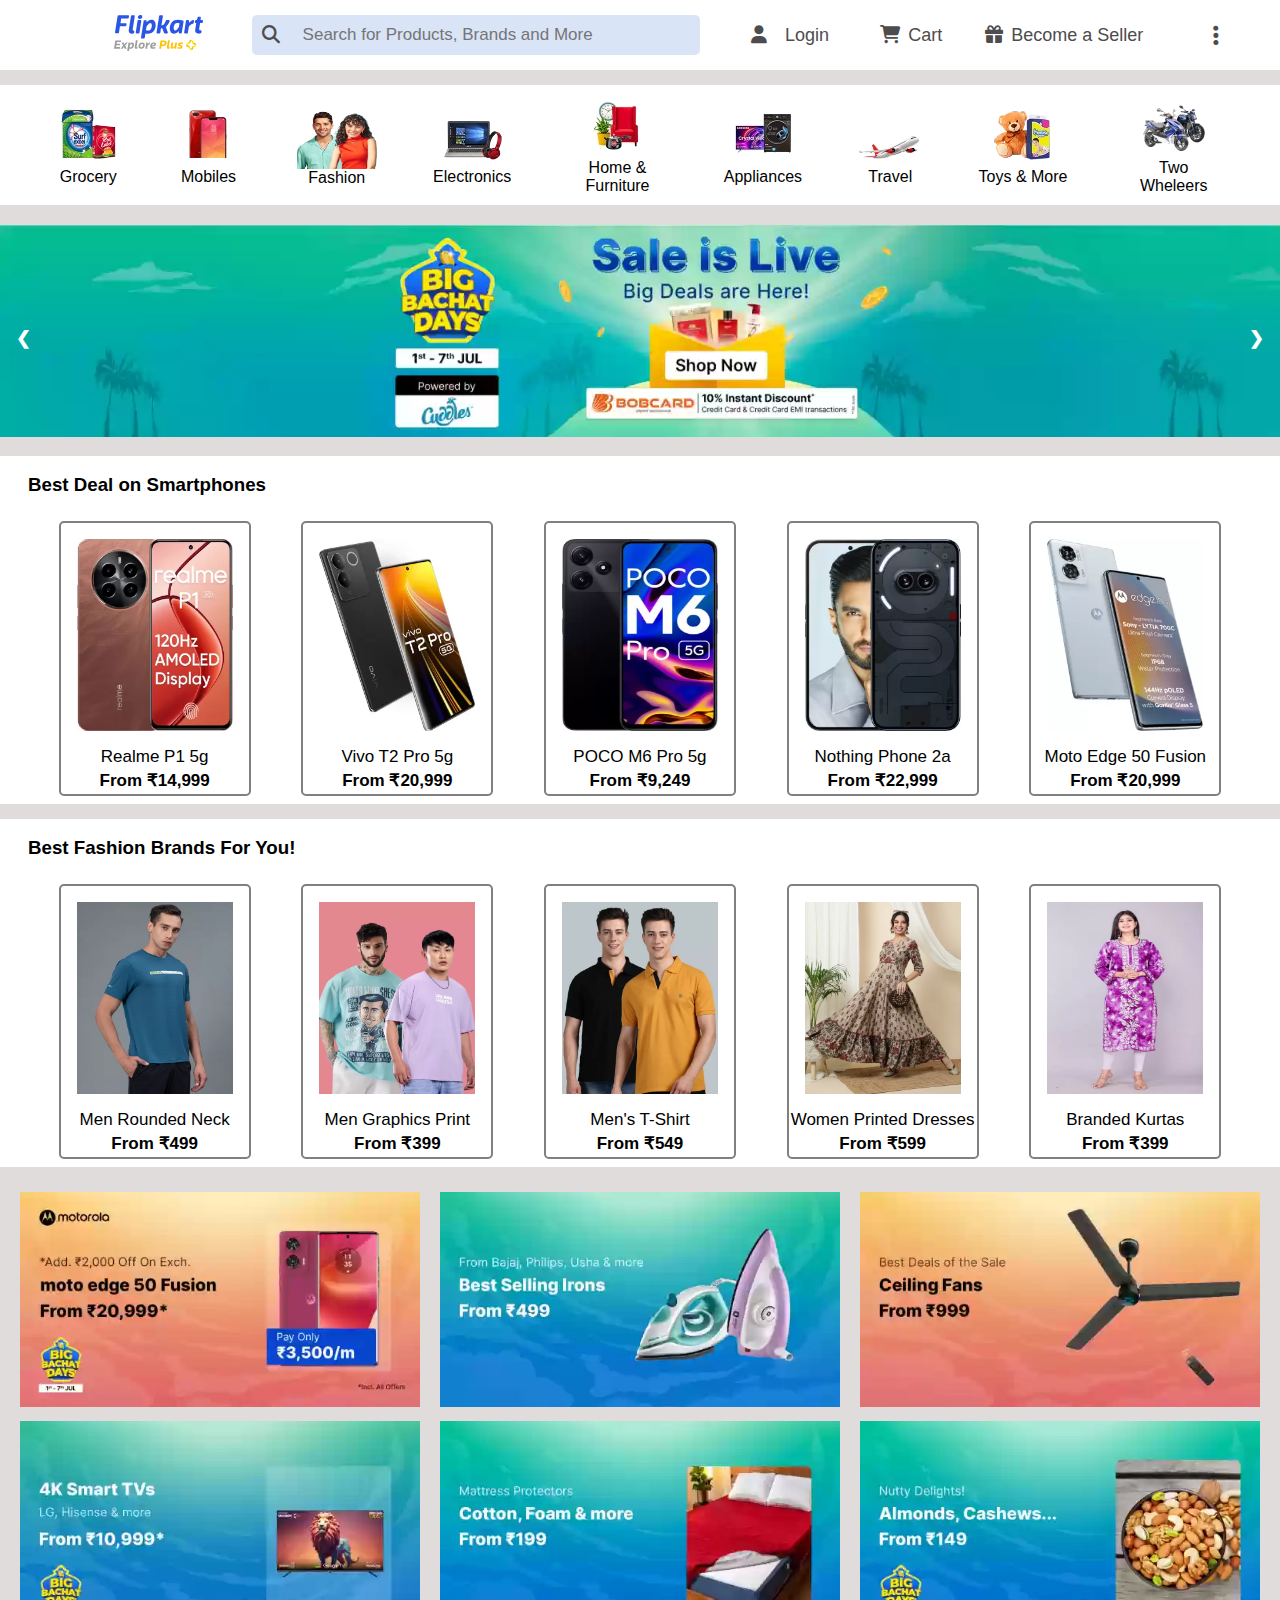
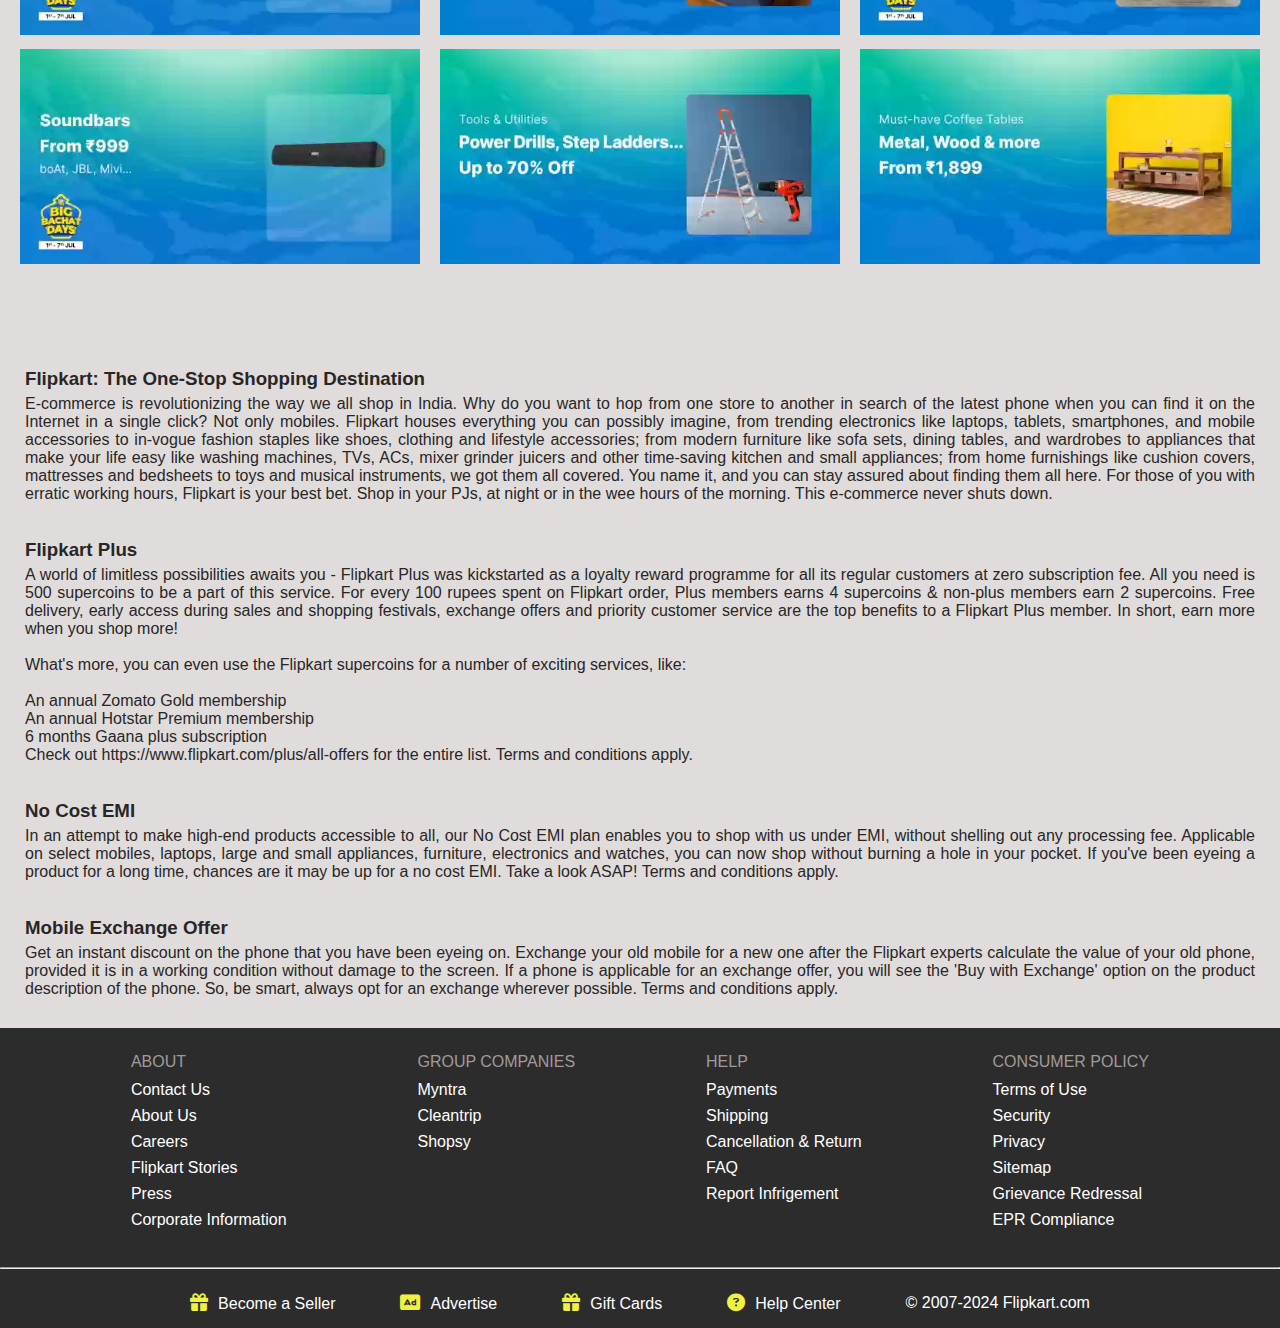
<file: index.html>
<!DOCTYPE html>
<html lang="en">
  <head>
    <meta charset="UTF-8" />
    <meta name="viewport" content="width=device-width, initial-scale=1.0" />
    <link rel="icon" href="https://static-assets-web.flixcart.com/batman-returns/batman-returns/p/images/logo_lite-cbb357.png" type="image/png">
    <title>Flipkart</title>
    <!-- Font Awesome cdn -->
    <link rel="stylesheet" href="https://cdnjs.cloudflare.com/ajax/libs/font-awesome/6.5.2/css/all.min.css" />
    <!-- custom css file -->
    <link rel="stylesheet" href="style.css" />
  </head>
  <body>
    <div class="container">
    <!-- Start Header section -->
    <header>
      <div class="header-section">
        <div class="menu">
          <i class="fa-solid fa-bars"></i>
        </div>

        <div class="logo">
          <img src="images/Flipkart-icon.svg" alt="" />
        </div>

        <div class="searchbar">
          <i class="fa-solid fa-magnifying-glass"></i>
          <input  type="text" placeholder="Search for Products, Brands and More"  />
        </div>

          <div class="login">
            <i class="fa-solid fa-user"></i>
            <p>Login</p>

            <div class="dropdown">
              <div class="signin">
                <p>New Customer?</p>
                <p>Sign in</p>
              </div>
              <hr>
              <div><i class="fa-solid fa-user"></i>My Profile</div>
              <div><i class="fa-solid fa-plus"></i>Flipkart Plus Zone</div>
              <div><i class="fa-brands fa-first-order"></i>Order</div>
              <div><i class="fa-regular fa-heart"></i>Whislist</div>
              <div><i class="fa-solid fa-gift"></i>Rewards</div>
              <div><i class="fa-solid fa-gifts"></i>Gift Card</div>
            </div>
          </div>

          <div class="btns">
            <a href="cart.html"><i class="fa-solid fa-cart-shopping"></i>Cart</a>
            <a href="#"><i class="fa-solid fa-gift"></i>Become a Seller</a>
          </div>
          
          <div class="help-link">
            <i id="help-link-menu" class="fa-solid fa-ellipsis-vertical"></i>
            
            <div class="box">
              <div><i class="fa-solid fa-bell"></i>Notification</div>
              <div><i class="fa-solid fa-headphones"></i>24/7 Customer Care </div>
              <div><i class="fa-solid fa-arrow-trend-up"></i>Advertise</div>
              <div><i class="fa-solid fa-download"></i>Download</div>
            </div>
          </div>
        </div>
      </header>
      <!-- End Header section -->

      
      <!-- List start -->
      <section>
        <div class="items">

          <div class="box">
            <div class="img">
              <img src="images/grocery.webp" >
            </div>
            <div class="text">
              <p>Grocery</p>
            </div>
          </div>

          <div class="box">
            <div class="img">
              <img src="images/mobiles.webp" >
            </div>
            <div class="text">
              <p>Mobiles</p>
          </div>
        </div>

          <div class="box">
            <div class="img">
              <img src="images/fashion.webp" width="80" height="65">
            </div>
            <div class="text">
              <p>Fashion</p>  
            </div>
          </div>

          <div class="box">
            <div class="img">
              <img src="images/electronics.webp" >
            </div>
            <div class="text">
              <p>Electronics</p>
            </div>
          </div>

          <div class="box">
            <div class="img">
              <img src="images/home & furniture.webp" >
            </div>
            <div class="text">
              <p>Home & Furniture</p>
            </div>
          </div>
          
          <div class="box">
            <div class="img">
              <img src="images/appliances.jpg" >
            </div>
            <div class="text">
              <p>Appliances</p>
            </div>
          </div>
          
          <div class="box">
            <div class="img">
              <img src="images/travel.webp" >
            </div>
            <div class="text">
              <p>Travel</p>
            </div>
          </div>
          
          <div class="box">
            <div class="img">
              <img src="images/toys.webp" >
            </div>
            <div class="text">
              <p>Toys & More</p>
            </div>
          </div>
          
          <div class="box">
            <div class="img">
              <img src="images/bikes.webp" >
            </div>
            <div class="text">
              <p>Two Wheleers</p>
            </div>
          </div>
        </section>
        <!-- List End -->

        <!-- Image slider start -->
      <div class="slideshow-container">

        <div class="mySlides fade">
          <img src="images/slide-1.webp" style="width:100%">
        </div>
      
        <div class="mySlides fade">
          <img src="images/slide-2.webp" style="width:100%">
        </div>
      
        <div class="mySlides fade">
          <img src="images/slide-3.webp" style="width:100%">
        </div>
      
        <!-- Next and previous buttons -->
        <a class="prev" onclick="plusSlides(-1)">&#10094;</a>
        <a class="next" onclick="plusSlides(1)">&#10095;</a>
      </div>
      
      <!-- Image slider end -->
      

        <!-- Smartphone section start -->
        <section>
          <div class="best-deal">
            <div class="heading">
              <h3>Best Deal on Smartphones</h3>
        </div>
        <div class="cards">

          <div class="card">
            <div class="card-img">
              <a href="realme.html" target="_parent"><img src="images/smartPhone-1.webp" /></a>
            </div>
            <div class="card-content">
                <p>Realme P1 5g</p>
                <p><b>From ₹14,999</b></p>
            </div>
        </div>

        <div class="card">
            <div class="card-img">
              <a href="vivo.html" target="_parent"><img src="images/smartPhone-2.webp" /></a>
              </div>
            <div class="card-content">
                <p>Vivo T2 Pro 5g</p>
                <p><b>From ₹20,999</b></p>
            </div>
        </div>

        <div class="card">
            <div class="card-img">
              <a href="poco.html" target="_parent"><img src="images/smartPhone-3.webp" /></a>
            </div>
            <div class="card-content">
                <p>POCO M6 Pro 5g</p>
                <p><b>From ₹9,249</b></p>
            </div>
        </div>

        <div class="card">
            <div class="card-img">
              <a href="#" target="_parent"><img src="images/smartPhone-4.webp" /></a>
            </div>
            <div class="card-content">
                <p>Nothing Phone 2a</p>
                <p><b>From ₹22,999</b></p>
            </div>
        </div>

        <div class="card">
            <div class="card-img">
              <a href="#" target="_parent"><img src="images/smartPhone-5.webp" /></a>
            </div>
            <div class="card-content">
              <p>Moto Edge 50 Fusion</p>
              <p><b>From ₹20,999</b></p>
            </div>
          </div>
        </div>
    </div>
  </section>
  <!-- Smartphone section end -->

  <!-- Fashion section end -->
  <section>
    <div class="best-deal">
        <div class="heading">
          <h3>Best Fashion Brands For You!</h3>
        </div>
        <div class="cards">

          <div class="card">
            <div class="card-img">
              <a href="men-1.html"><img src="images/fashion-1.webp" /></a>
            </div>
            <div class="card-content">
                <p>Men Rounded Neck</p>
                <p><b>From ₹499</b></p>
            </div>
        </div>

        <div class="card">
            <div class="card-img">
              <a href="#"><img src="images/fashion-2.webp" /></a>
            </div>
            <div class="card-content">
                <p>Men Graphics Print</p>
                <p><b>From ₹399</b></p>
            </div>
        </div>

        <div class="card">
            <div class="card-img">
              <a href="#"><img src="images/fashion-3.webp" /></a>
            </div>
            <div class="card-content">
                <p>Men's T-Shirt</p>
                <p><b>From ₹549</b></p>
            </div>
        </div>

        <div class="card">
            <div class="card-img">
              <a href="#"><img src="images/fashion-4.webp" /></a>
            </div>
            <div class="card-content">
                <p>Women Printed Dresses</p>
                <p><b>From ₹599</b></p>
            </div>
        </div>

        <div class="card">
            <div class="card-img">
              <a href="#"><img src="images/fashion-5.webp" /></a>
            </div>
            <div class="card-content">
              <p>Branded Kurtas</p>
              <p><b>From ₹399</b></p>
            </div>
          </div>
        </div>
    </div>
    </section>
    <!-- Fashion section end -->

    <!-- Offer section start -->
    <section>
      <div class="offer">
          <div class="offer-img"> <img src="images/offer-1.webp" > </div>
          <div class="offer-img"> <img src="images/offer-2.webp" > </div>
          <div class="offer-img"> <img src="images/offer-3.webp" > </div>
          <div class="offer-img"> <img src="images/offer-4.webp" > </div>
          <div class="offer-img"> <img src="images/offer-5.webp" > </div>
          <div class="offer-img"> <img src="images/offer-6.webp" > </div>
          <div class="offer-img"> <img src="images/offer-7.webp" > </div>
          <div class="offer-img"> <img src="images/offer-8.webp" > </div>
          <div class="offer-img"> <img src="images/offer-9.webp" > </div>
      </div>
  </section>
    <!-- Offer section end -->

    <!-- Information section start -->
     <div class="information">
      <div class="info">
        <h3>Flipkart: The One-Stop Shopping Destination</h3>
        <p>E-commerce is revolutionizing the way we all shop in India. Why do you want to hop from one store to another in search of the latest phone when you can find it on the Internet in a single click? Not only mobiles. Flipkart houses everything you can possibly imagine, from trending electronics like laptops, tablets, smartphones, and mobile accessories to in-vogue fashion staples like shoes, clothing and lifestyle accessories; from modern furniture like sofa sets, dining tables, and wardrobes to appliances that make your life easy like washing machines, TVs, ACs, mixer grinder juicers and other time-saving kitchen and small appliances; from home furnishings like cushion covers, mattresses and bedsheets to toys and musical instruments, we got them all covered. You name it, and you can stay assured about finding them all here. For those of you with erratic working hours, Flipkart is your best bet. Shop in your PJs, at night or in the wee hours of the morning. This e-commerce never shuts down. </p>
        <br><br>

        <h3>Flipkart Plus</h3>
        <p>A world of limitless possibilities awaits you - Flipkart Plus was kickstarted as a loyalty reward programme for all its regular customers at zero subscription fee. All you need is 500 supercoins to be a part of this service. For every 100 rupees spent on Flipkart order, Plus members earns 4 supercoins &amp; non-plus members earn 2 supercoins. Free delivery, early access during sales and shopping festivals, exchange offers and priority customer service are the top benefits to a Flipkart Plus member. In short, earn more when you shop more! </p>
        <br>
        <p>What's more, you can even use the Flipkart supercoins for a number of exciting services, like:</p>
        <br>
        <p>An annual Zomato Gold membership</p>
        <p>An annual Hotstar Premium membership</p>
        <p>6 months Gaana plus subscription</p>
        <p>Check out https://www.flipkart.com/plus/all-offers for the entire list. Terms and conditions apply.</p>
        <br><br>

        <h3>No Cost EMI</h3>
        <p>In an attempt to make high-end products accessible to all, our No Cost EMI plan enables you to shop with us under EMI, without shelling out any processing fee. Applicable on select mobiles, laptops, large and small appliances, furniture, electronics and watches, you can now shop without burning a hole in your pocket. If you've been eyeing a product for a long time, chances are it may be up for a no cost EMI. Take a look ASAP! Terms and conditions apply.</p>
        <br><br>

        <h3>Mobile Exchange Offer</h3>
        <p>Get an instant discount on the phone that you have been eyeing on. Exchange your old mobile for a new one after the Flipkart experts calculate the value of your old phone, provided it is in a working condition without damage to the screen. If a phone is applicable for an exchange offer, you will see the 'Buy with Exchange' option on the product description of the phone. So, be smart, always opt for an exchange wherever possible. Terms and conditions apply. </p>
      </div>
     </div>
    <!-- Information section end -->

    <!-- Footer start -->
     <footer>
      <div class="footer-panel">
        <ul>
          <p>About</p>
          <a href="#">Contact Us</a>
          <a href="#">About Us</a>
          <a href="#">Careers</a>
          <a href="#">Flipkart Stories</a>
          <a href="#">Press</a>
          <a href="#">Corporate Information</a>
        </ul>

        <ul>
          <p>Group Companies</p>
          <a href="#">Myntra</a>
          <a href="#">Cleantrip</a>
          <a href="#">Shopsy</a>
        </ul>

        <ul>
          <p>Help</p>
          <a href="#">Payments</a>
          <a href="#">Shipping</a>
          <a href="#">Cancellation & Return</a>
          <a href="#">FAQ</a>
          <a href="#">Report Infrigement</a>
        </ul>

        <ul>
          <p>Consumer Policy</p>
          <a href="#">Terms of Use</a>
          <a href="#">Security</a>
          <a href="#">Privacy</a>
          <a href="#">Sitemap</a>
          <a href="#">Grievance Redressal</a>
          <a href="#">EPR Compliance</a>
        </ul>
      </div>
      <hr>
      <div class="footer-panel2">
        <div><i class="fa-solid fa-gift"></i>Become a Seller</div>
        <div><i class="fa-solid fa-rectangle-ad"></i>Advertise</div>
        <div><i class="fa-solid fa-gift"></i>Gift Cards</div>
        <div><i class="fa-solid fa-circle-question"></i>Help Center</div>
        <div>&copy; 2007-2024 Flipkart.com</div>
      </div>
     </footer>
    <!-- Footer End -->
  </div>
    <!-- Custom Js File -->
     <script src="script.js"></script>
  </body>
</html>
</file>
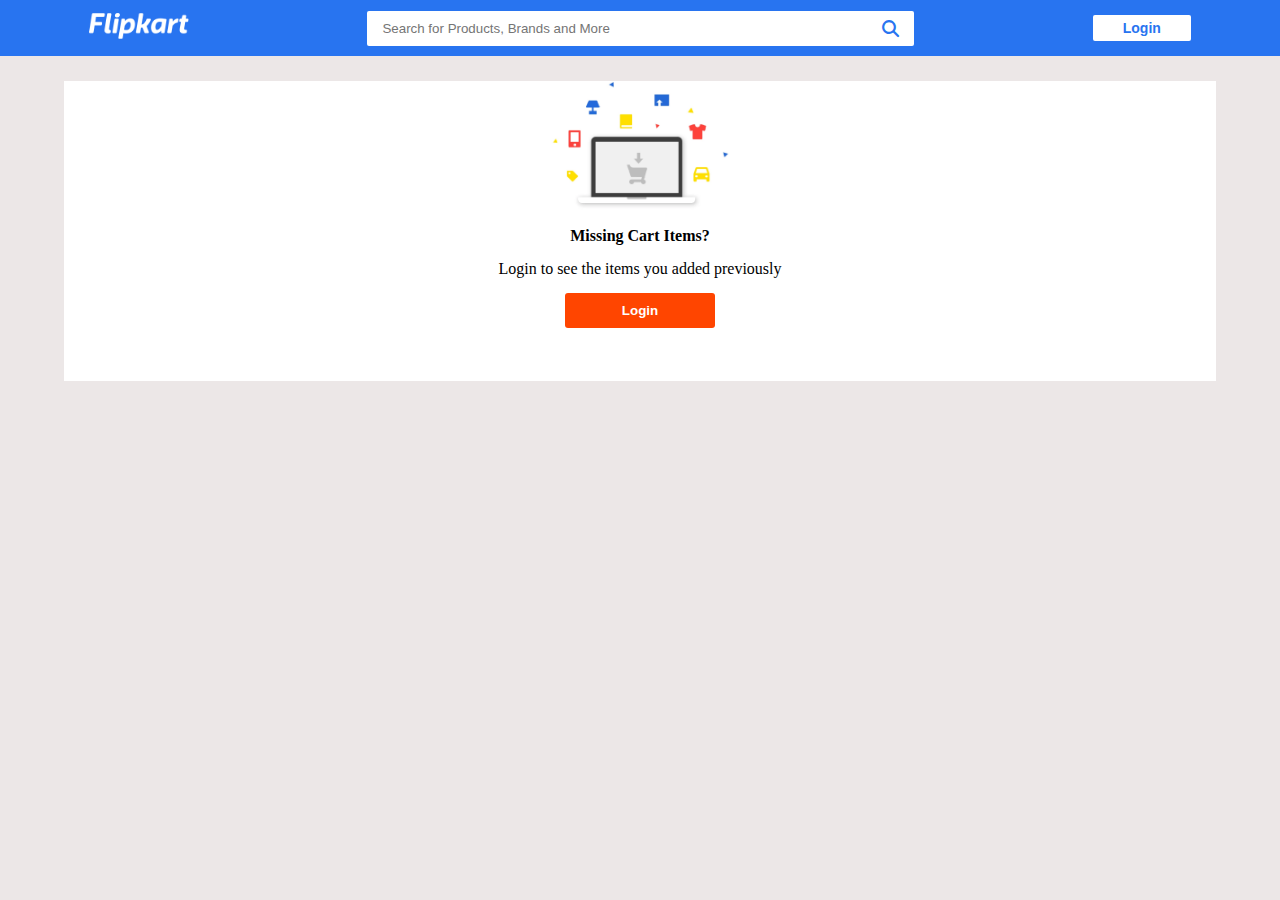
<file: cart.html>
<!DOCTYPE html>
<html lang="en">
<head>
    <meta charset="UTF-8">
    <meta name="viewport" content="width=device-width, initial-scale=1.0">
    <link rel="icon" href="https://static-assets-web.flixcart.com/batman-returns/batman-returns/p/images/logo_lite-cbb357.png" type="image/png">
    <title>Shopping Cart</title>
    <link rel="stylesheet" href="cart.css">
     <!-- Font Awesome cdn -->
     <link  rel="stylesheet"  href="https://cdnjs.cloudflare.com/ajax/libs/font-awesome/6.5.2/css/all.min.css"  />
</head>
<body>
    
    <header>
        <div class="cart-section">
           <div class="logo">
            <img src="images/flipkart-plus_8d85f4.png" width="100">
           </div> 
           <div class="search-bar">
            <input  type="text" placeholder="Search for Products, Brands and More"  />
            <i class="fa-solid fa-magnifying-glass"></i>
           </div>
           <div class="btn">
            <button>Login</button>
           </div>
        </div>
    </header>

    <div class="box">
        <img src="images/cart.webp" width="180">
        <h4>Missing Cart Items?</h4>
        <p>Login to see the items you added previously</p>
        <button>Login</button>
    </div>
</body>
</html>
</file>
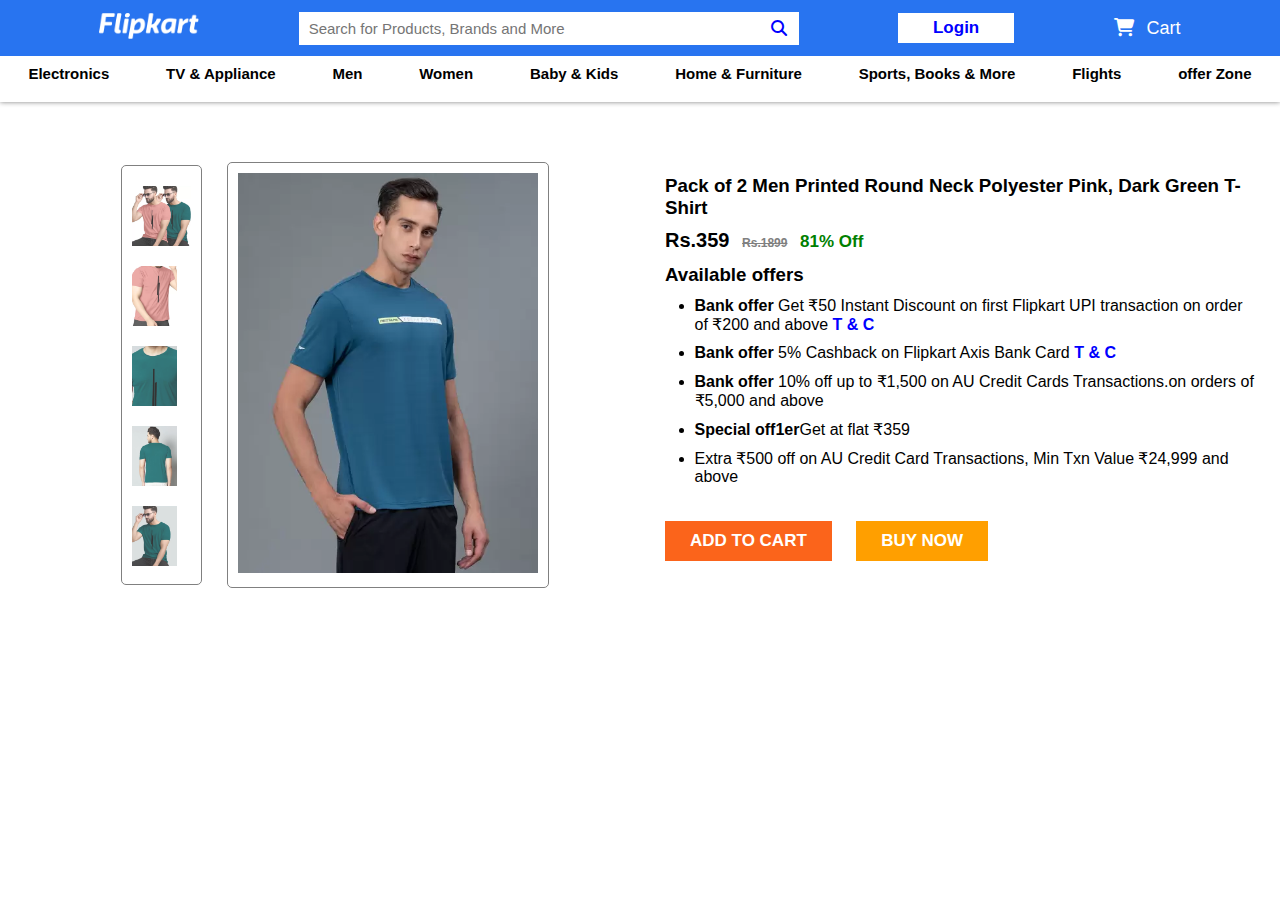
<file: men-1.html>
<!DOCTYPE html>
<html lang="en">
<head>
    <meta charset="UTF-8">
    <meta name="viewport" content="width=device-width, initial-scale=1.0">
    <link rel="icon" href="https://static-assets-web.flixcart.com/batman-returns/batman-returns/p/images/logo_lite-cbb357.png" type="image/png">
    <title>Men Rounded Neck</title>
    <!-- Custom CSS file -->
    <link rel="stylesheet" href="men-1.css">
    <!-- Font Awesome cdn -->
    <link rel="stylesheet" href="https://cdnjs.cloudflare.com/ajax/libs/font-awesome/6.5.2/css/all.min.css" />
</head>
<body>
    <header>
        <div class="cart-section">
           <div class="logo">
            <img src="images/flipkart-plus_8d85f4.png" width="100">
           </div> 
           <div class="search-bar">
            <input  type="text" placeholder="Search for Products, Brands and More"  />
            <i class="fa-solid fa-magnifying-glass"></i>
           </div>
           <div class="btn">
            <button>Login</button>
           </div>
           <div class="cart">
               <i class="fa-solid fa-cart-shopping"></i>
               <a href="cart.html"> Cart </a>
            </div>
        </div>
    </header>

    <div class="lists">
        <ul>
            <li>Electronics</li>
            <li>TV & Appliance</li>
            <li>Men</li>
            <li>Women</li>
            <li>Baby & Kids</li>
            <li>Home & Furniture</li>
            <li>Sports, Books & More</li>
            <li>Flights</li>
            <li>offer Zone</li>
        </ul>
    </div>

    <section>
        <div class="information">
            <div class="box-one">
                <div class="product-small-img">
                    <img src="images/mens/rounded-neck.1.webp" onclick="myFunction(this)" />
                    <img src="images/mens/rounded-neck.2.webp" onclick="myFunction(this)" />
                    <img src="images/mens/rounded-neck.3.webp" onclick="myFunction(this)" />
                    <img src="images/mens/rounded-neck.4.webp" onclick="myFunction(this)" />
                    <img src="images/mens/rounded-neck.5.webp" onclick="myFunction(this)" />
                </div>
                <div class="img-container">
                    <img id="imgBox" src="images/fashion-1.webp" />
                </div>
            </div>

            <div class="box-two">
                <div class="details">
                    <h3>Pack of 2 Men Printed Round Neck Polyester Pink, Dark Green T-Shirt </h3>
                    <!-- <span style="color: green; font-weight: bold;">Extra Rs.5000 off</span> -->
                    <h4>Rs.359 <span>Rs.1899</span> <span>81% Off</span> </h4>

                    <h3>Available offers</h3>
                    <ul>
                      <li><b>Bank offer</b> Get ₹50 Instant Discount on first Flipkart UPI transaction on order of ₹200 and above <span style="color: blue; font-weight: bold;">T & C</span> </li>
                      <li><b>Bank offer</b> 5% Cashback on Flipkart Axis Bank Card <span style="color: blue; font-weight: bold;">T & C</span> </li>
                      <li><b>Bank offer</b> 10% off up to ₹1,500 on AU Credit Cards Transactions.on orders of ₹5,000 and above</li>
                      <li><b>Special off1er</b>Get at flat ₹359</li>
                      <li>Extra ₹500 off on AU Credit Card Transactions, Min Txn Value ₹24,999 and above</li>
                    </ul>

                    <button>ADD TO CART</button>
                    <button>BUY NOW</button>
                </div> 
            </div>
        </div>
    </section>
    
    <!-- Custom Js link -->
     <script src="script.js"></script>
</body>
</html>
</file>
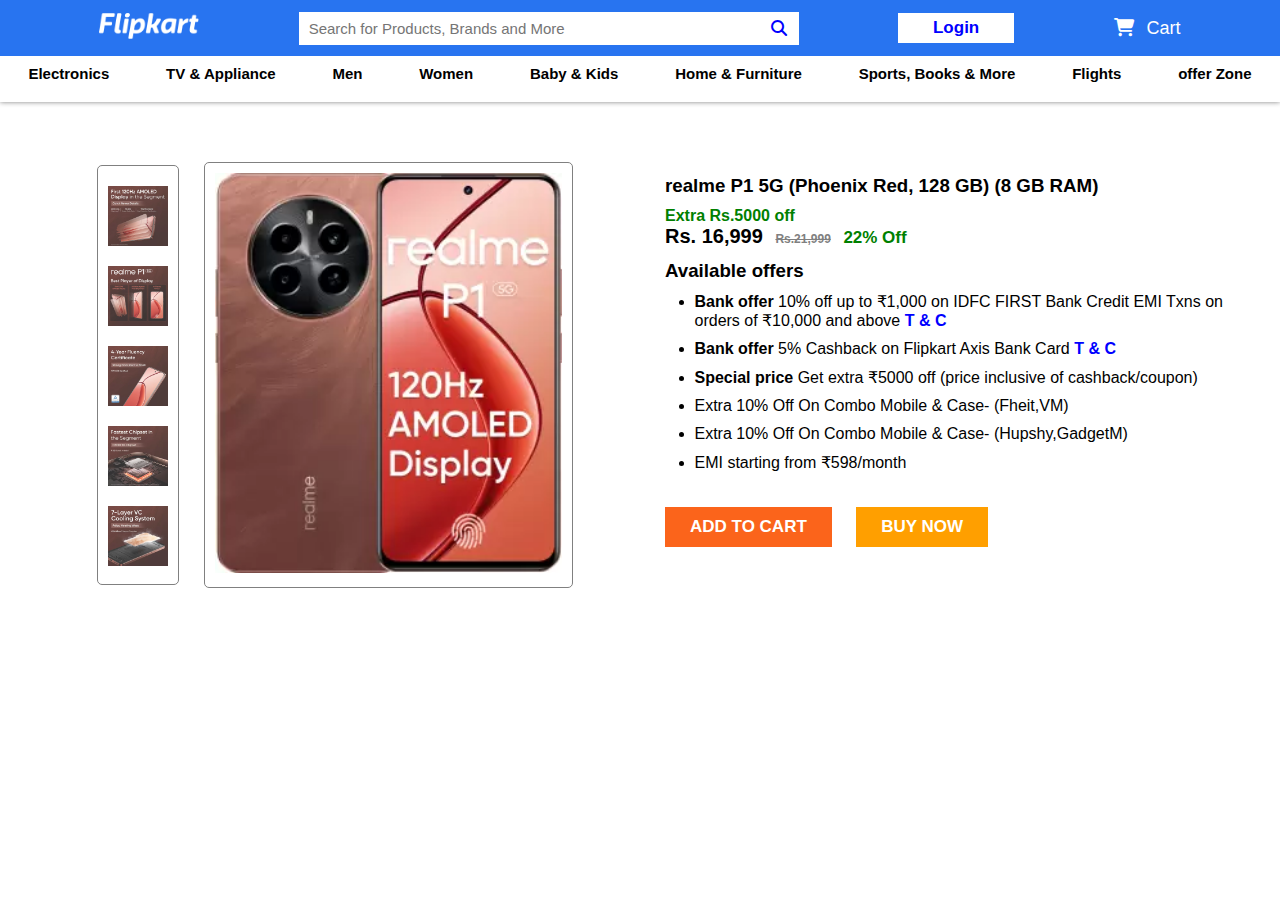
<file: realme.html>
<!DOCTYPE html>
<html lang="en">
<head>
    <meta charset="UTF-8">
    <meta name="viewport" content="width=device-width, initial-scale=1.0">
    <link rel="icon" href="https://static-assets-web.flixcart.com/batman-returns/batman-returns/p/images/logo_lite-cbb357.png" type="image/png">
    <title>Realme P1 5G</title>
    <!-- Custom CSS file -->
    <link rel="stylesheet" href="realme.css">
    <!-- Font Awesome cdn -->
    <link rel="stylesheet" href="https://cdnjs.cloudflare.com/ajax/libs/font-awesome/6.5.2/css/all.min.css" />
</head>
<body>
    <header>
        <div class="cart-section">
           <div class="logo">
            <img src="images/flipkart-plus_8d85f4.png" width="100">
           </div> 
           <div class="search-bar">
            <input  type="text" placeholder="Search for Products, Brands and More"  />
            <i class="fa-solid fa-magnifying-glass"></i>
           </div>
           <div class="btn">
            <button>Login</button>
           </div>
           <div class="cart">
               <i class="fa-solid fa-cart-shopping"></i>
               <a href="cart.html"> Cart </a>
            </div>
        </div>
    </header>

    <div class="lists">
        <ul>
            <li>Electronics</li>
            <li>TV & Appliance</li>
            <li>Men</li>
            <li>Women</li>
            <li>Baby & Kids</li>
            <li>Home & Furniture</li>
            <li>Sports, Books & More</li>
            <li>Flights</li>
            <li>offer Zone</li>
        </ul>
    </div>

    <section>
        <div class="information">
            <div class="box-one">
                <div class="product-small-img">
                    <img src="images/mobile/realme p1-1.webp" onclick="myFunction(this)" />
                    <img src="images/mobile/realme p1-2.webp" onclick="myFunction(this)" />
                    <img src="images/mobile/realme p1-3.webp" onclick="myFunction(this)" />
                    <img src="images/mobile/realme p1-4.webp" onclick="myFunction(this)" />
                    <img src="images/mobile/realme p1-5.webp" onclick="myFunction(this)" />
                </div>
                <div class="img-container">
                    <img id="imgBox" src="images/mobile/smartPhone-1.webp" />
                </div>
            </div>

            <div class="box-two">
                <div class="details">
                    <h3>realme P1 5G (Phoenix Red, 128 GB)  (8 GB RAM)</h3>
                    <span style="color: green; font-weight: bold;">Extra Rs.5000 off</span>
                    <h4>Rs. 16,999 <span>Rs.21,999</span> <span>22% Off</span> </h4>

                    <h3>Available offers</h3>
                    <ul>
                      <li><b>Bank offer</b> 10% off up to ₹1,000 on IDFC FIRST Bank Credit EMI Txns on orders of ₹10,000 and above <span style="color: blue; font-weight: bold;">T & C</span> </li>
                      <li><b>Bank offer</b> 5% Cashback on Flipkart Axis Bank Card <span style="color: blue; font-weight: bold;">T & C</span> </li>
                      <li><b>Special price</b> Get extra ₹5000 off (price inclusive of cashback/coupon)</li>
                      <li>Extra 10% Off On Combo Mobile & Case- (Fheit,VM)</li>
                      <li>Extra 10% Off On Combo Mobile & Case- (Hupshy,GadgetM)</li>
                      <li>EMI starting from ₹598/month</li>
                    </ul>

                    <button>ADD TO CART</button>
                    <button>BUY NOW</button>
                  </div> 
            </div>
        </div>
    </section>
    <!-- JS file link -->
     <script src="script.js"></script>
</body>
</html>
</file>
<file: style.css>
* {
  margin: 0;
  padding: 0;
  box-sizing: border-box;
}
body {
  background-color: rgb(224, 220, 220);
  font-family: sans-serif;
}
.container {
  width: 100%;
  position:absolute;
  right: 0;
  overflow: hidden;  
}
section {
  margin-top: 15px;
}

/* Header section start */
header {
  width: 100vw;
  background-color: white;
  /* position: fixed;
  top: 0;
  right: 0;
  left: 0;
  z-index: 1111; */
}
.header-section {
  width: 100%;
  height: 70px;
  display: flex;
  align-items: center;
  justify-content: space-evenly;
}
.menu {
  display: none;
}
.searchbar {
  width: 35%;
  background-color: rgb(218, 228, 247);
  display: flex;
  align-items: center;
  border-radius: 5px;
}
.searchbar i {
  padding-left: 10px;
}
.searchbar input {
  border: none;
  outline: none;
  width: 100%;
  padding-left: 10px;
  padding: 10px 15px;
  background-color: transparent;
  font-size: 17px;
}
.login {
  display: flex;
  align-items: center;
  gap: 10px;
  position: relative;
  cursor: pointer;
  padding: 8px 5px;
  color: rgb(78, 76, 76);
  font-size: 18px;
}
.login:hover {
  border: 2px solid grey;
  padding: 6px 10px;
  border-radius: 5px;
}
.dropdown {
  width: 260px;
  height: 280px;
  position: absolute;
  top: 36px;
  right: -170px;
  z-index: 2222;
  background-color: white;
  box-shadow: 0 0 7px grey;
  border-radius: 5px;
  display: none;
}
.login:hover .dropdown {
  display: inline-block;
}
.btns {
  display: flex;
  align-items: center;
  gap: 35px;
}
.btns a, i {
  font-size: 18px;
  padding-right: 8px;
  color: rgb(78, 76, 76);
}
.btns a {
  text-decoration: none;
}

.signin {
  padding: 10px 0;
  display: flex;
  align-items: center;
  justify-content: space-evenly;
}
.signin p:nth-child(2) {
  color: blue;
}
.signin p:nth-child(2):hover {
  text-decoration: underline;
}
.signin > span {
  padding-right: 15px;
  color: blue;
}
.dropdown i {
  padding: 10px 10px 12px 20px;
}

.help-link {
  position: relative;
}
.help-link #help-link-menu {
  cursor: pointer;
  font-size: 23px;
  padding: 10px 15px;
  transition: 0.2s;
}
.help-link .box {
  min-width: 200px;
  height: 150px;
  border-radius: 5px;
  background-color: white;
  position: absolute;
  top: 40px;
  right: -10px;
  z-index: 1;
  padding: 10px 10px;
  box-shadow: 0 0 7px grey;
  cursor: pointer;
  display: none;
}
.help-link:hover .box {
  display: block;
}
.help-link .box i {
  padding-right: 15px;
  padding-bottom: 20px;
}
/* Header section end */

/* Items section start */
.items {
  width: 100%;
  height: 120px;
  margin: auto;
  background-color: white;
  display: flex;
  align-items: center;
  justify-content: space-evenly;
}
.items .box {
  max-width: 100px;
}
.items .box .img {
  display: flex;
  align-items: center;
  justify-content: center;
  cursor: pointer;
}
.items .box .text p {
  text-align: center;
}
/* Items section End */

/* Image slider */
.slideshow-container {
  width: 100%;
  position: relative;
  margin-top: 20px;
}

.mySlides {
  display: none;
}

.prev, .next {
  cursor: pointer;
  position: absolute;
  top: 50%;
  width: auto;
  margin-top: -22px;
  padding: 16px;
  color: white;
  font-weight: bold;
  font-size: 18px;
  transition: 0.6s ease;
  border-radius: 0 3px 3px 0;
  user-select: none;
}

.next {
  right: 0;
  border-radius: 3px 0 0 3px;
}
.prev:hover, .next:hover {
  background-color: rgba(0,0,0,0.8);
}
.fade {
  animation-name: fade;
  animation-duration: 2.5s;
}

@keyframes fade {
  from {opacity: .4}
  to {opacity: 1}
}

/* Smartphone section start */
.best-deal {
  background-color: white;
  padding: 0.5rem;
}
.cards {
  display: flex;
  align-items: center;
  justify-content: space-evenly;
}
.heading {
  padding: 10px;
  padding-left: 20px;
}
.card {
  border: 2px solid grey;
  border-radius: 5px;
  width: 15vw;
  height: auto;
  margin-top: 15px;
}
.card-img {
  width: 100%;
  height: 14rem;
  margin: auto;
  padding: 0.5rem;
}
.card-img img {
  width: 100%;
  height: 100%;
  padding: 0.5rem;
}
.card-img:hover img {
  transform: scale(1.1);
}
.card-content {
  width: 100%;
}
.card-content p {
  text-align: center;
  font-size: 17px;
  padding-bottom: 3px;
}
/* Smartphone section end */

/* Offer section start */
.offer {
  padding: 10px 20px;
  width: 100%;
  height: auto;
  display: grid;
  grid-template-columns: 1fr 1fr 1fr;
  align-items: center;
  justify-content: space-between;
  gap: 10px 20px;
}
.offer .offer-img {
  overflow: hidden;
}
.offer .offer-img img {
  width: 100%;
  cursor: pointer;
}
/* Offer section end */

/* information section */
.information {
  margin-top: 5rem;
  width: 100%;
  height: auto;
  padding: 10px 25px;
}
.information .info {
  width: 100%;
}
.information .info h3 {
  padding-bottom: 5px;
  color: rgb(41, 38, 38);
}
.information .info p {
  color: rgb(41, 38, 38);
  font-size: 16px;
  text-align: justify;
}


footer {
  width: 100%;
  height: 300px;
  background-color: rgba(0, 0, 0, 0.801);
  color: white;
  margin-top: 20px;
}
.footer-panel {
  display: flex;
  align-items: baseline;
  justify-content: space-evenly;
}
.footer-panel ul {
  margin-bottom: 30px;
}
.footer-panel ul p {
  color: rgb(160, 155, 155);
  font-size: 16px;
  margin-top: 25px;
  margin-bottom: 10px;
  text-transform: uppercase;
}
.footer-panel ul a {
  display: block;
  color: white;
  text-decoration: none;
  padding-bottom: 8px;
}
.footer-panel ul a:hover {
  text-decoration: underline;
}

.footer-panel2 {
  display: flex;
  align-items: center;
  justify-content: center;
  gap: 65px;
  margin-top: 25px;
}
.footer-panel2 i {
  color: rgb(241, 241, 64);
  padding-right: 10px;
}

/* Media Quries */
@media screen and (max-width: 964px) {
  .container {
    padding: 5px 5px;
  }
  header {
    display: flex;
    align-self: flex-end;
    justify-content: space-around;
  }
  .menu {
    display: inline-block;
  }
  .searchbar {
    display: none;
  }
  .items {
    gap: 25px;

  }
  .cards {
    display: flex;
    flex-direction: column;
  }
  .card {
    border: none;
    width: 100vw;
    height: 120px;
    display: flex;
    align-items: center;
  }
  .card-img {
    width: 150px;
    height: 115px;
  }
  .card-img img {
    width: 110px;
    height: 110px;
    padding: 0.5rem;
  }
  .card-content {
    display: flex;
    flex: 1 1 0%;
    align-items: flex-start;
    flex-direction: column;
  }
  .card-content p:nth-child(1) {
    font-size: 26px;
  }
  .card-content p:nth-child(2) {
    font-size: 22px;
    color: grey;
  }
  .offer {
    display: grid;
    grid-template-columns: 1fr 1fr;
    align-items: center;
    justify-content: space-between;
  }
}

@media screen and (max-width: 815px) {
  .items {
    overflow-x: scroll;
  }
}

@media screen and (max-width: 610px) {
  .btns a {
    display: none;
  }
  .btns {
    gap: 20px;
  }
  .card-content p:nth-child(1) {
    font-size: 18px;
  }
  .card-content p:nth-child(2) {
    font-size: 16px;
    color: grey;
  }
  .offer {
    display: grid;
    grid-template-columns: 1fr;
    align-items: center;
    justify-content: center;
  }
 
  .footer-panel {
    flex-wrap: wrap;
    overflow-y: auto;
  }
  .footer-panel2 {
    display: none;
  }
}
</file>
<file: cart.css>
* {
    padding: 0;
    margin: 0;
    box-sizing: border-box;
}
body {
    background-color: rgb(236, 231, 231);
}
.cart-section {
    width: 100%;
    height: 56px;
    background-color: #2874f0;
    /* position: fixed;
    z-index: 11; */
    display: flex;
    justify-content: space-around;
    align-items: center;
}
.search-bar {
    border-radius: 2px;
    padding: 5px 15px;
    background-color: white;
    display: flex;
    align-items: center;
}
.search-bar input {
    width: 500px;
    border: none;
    outline: none;
    padding: 5px 0;
}
.search-bar i {
    color: #2874f0;
    font-size: 17px;
}
.btn button {
    background-color: white;
    color: #2874f0;
    font-size: 14px;
    font-weight: bold;
    padding: 5px 30px;
    border: none;
    outline: none;
    border-radius: 2px;
    cursor: pointer;
}
.box {
    width: 90%;
    height: 300px;
    margin: auto;
    margin-top: 25px;
    background-color: white;
    display: flex;
    flex-direction: column;
    align-items: center;
    gap: 15px;
}
.box button {
    width: 150px;
    height: 35px;
    background-color: orangered;
    color: white;
    font-weight: bold;
    border: none;
    outline: none;
    border-radius: 3px;
}
</file>
<file: men-1.css>
* {
    margin: 0;
    padding: 0;
    box-sizing: border-box;
    font-family: Arial, Helvetica, sans-serif;
}
header {
    width: 100%;
}
.cart-section {
    width: 100%;
    height: 56px;
    background-color: #2874f0;
    position: fixed;
    top: 0;
    right: 0;
    left: 0;
    z-index: 11;
    display: flex;
    justify-content: space-evenly;
    align-items: center;
    /* gap: 100px; */
}
.search-bar {
    min-width: 500px;
    display: flex;
    align-items: center;
    background-color: white;
}
.search-bar i {
    padding-right: 12px;
    color: blue;
    font-weight: bold;
}
.search-bar input {
    width: 100%;
    border: none;
    outline: none;
    font-size: 15px;
    padding: 8px 10px;
}
.btn button {
    border: none;
    outline: none;
    font-size: 17px;
    font-weight: bold;
    color: blue;
    background-color: white;
    padding: 5px 35px;
    cursor: pointer;
}
.cart {
    color: white;
    font-size: 18px;
    font-weight: 500;
    cursor: pointer;
}
.cart i {
    padding-right: 8px;
}
.cart a {
    text-decoration: none;
    color: white;
}
.lists {
    width: 100%;
    position: relative;
    top: 55px;
    left: 0;
    right: 0;
    box-shadow: 0 0 5px grey;
    padding: 10px 0;
}
.lists ul {
    display: flex;
    align-items: center;
    justify-content: space-around;
    list-style: none;
}
.lists ul li {
    font-size: 15px;
    font-weight: 550;
    cursor: pointer;
}
.information {
    /* border: 1px solid black; */
    width: 100%;
    height: 450px;
    position: absolute;
    top: 150px;
    display: grid;
    grid-template-columns: 1fr 1fr;
}
.box-one {
    display: flex;
    align-items: center;
    justify-content: center;
    gap: 25px;
    /* border: 1px solid black; */
}

.product-small-img {
    height: 420px;
    border: 1px solid grey;
    border-radius: 5px;
    padding: 5px;
    margin-left: 30px;
}
.product-small-img img {
    height: 70px;
    margin: 10px  0;
    cursor: pointer;
    display: block;
    opacity: 0.8;
    padding: 5px;
}
.product-small-img img:hover {
    opacity: 1;
    border: 1px solid black;
}
.img-container {
    border: 1px solid grey;
    border-radius: 5px;
}
.img-container img {
    height: 420px;
    padding: 10px;
    border-radius: 5px;
}
.box-two {
    padding: 25px;
    /* border: 1px solid black; */
}

.details h1,p,h3,li {
    margin-bottom: 10px;
}
.details ul {
    margin-left: 5%;
}
.details h4 {
    font-size: 20px;
    margin-bottom: 12px;
}
.details h4 span:nth-child(1) {
    font-size: 12px;
    color: grey;
    text-decoration: line-through;
    padding-left: 7px;
}
.details h4 span:nth-child(2) {
    font-size: 17px;
    color: green;
    padding-left: 7px;
}
.details button {
    background-color: #ff9f00;
    color: white;
    margin-top: 25px;
    margin-right: 20px;
    font-size: 17px;
    font-weight: bold;
    border: none;
    outline: none;
    padding: 10px 25px;
    cursor: pointer;
}
.details button:nth-last-child(2) {
    background-color: #fb641b;
    color: white;
}





/* ------------------- */
@media screen and (max-width: 1030px) {
    .information {
        display: grid;
        grid-template-columns: 1fr;
    }
}

@media screen and (max-width: 846px) {
    .logo img {
        width: 70px;
    }
    .search-bar {
        min-width: 300px;
    }
    .btn button {
        padding: 3px 25px;   
        font-size: 14px;
    }
    section ul {
        gap: 8px;
    }
}

@media screen and (max-width: 556px) {
    .logo img {
        width: 50px;
    }
    .search-bar {
        min-width: 200px;
    }
    .search-bar input {
        font-size: 13px;
        padding: 5px 8px;
        text-overflow: ellipsis;
    }
    .btn button {
        padding: 3px 15px;   
        font-size: 10px;
    }
    .cart {
        font-size: 14px;
    }
    .img-container img {
        height: 350px;
        padding: 10px;
        border-radius: 5px;
    }
}

@media screen and (max-width: 407px) {
    .logo img {
        width: 45px;
    }
    .search-bar {
        min-width: 150px;
    }
    .search-bar input {
        font-size: 11px;
        padding: 3px 6px;
    }
    .btn button {
        padding: 3px 12px;   
        font-size: 8px;
    }
    .cart {
        font-size: 12px;
    }
    .img-container img {
        height: 300px;
        padding: 10px;
        border-radius: 5px;
    }
}
</file>
<file: realme.css>
* {
    margin: 0;
    padding: 0;
    box-sizing: border-box;
    font-family: Arial, Helvetica, sans-serif;
}
header {
    width: 100%;
}
.cart-section {
    width: 100%;
    height: 56px;
    background-color: #2874f0;
    position: fixed;
    top: 0;
    right: 0;
    left: 0;
    z-index: 11;
    display: flex;
    justify-content: space-evenly;
    align-items: center;
}
.search-bar {
    min-width: 500px;
    display: flex;
    align-items: center;
    background-color: white;
}
.search-bar i {
    padding-right: 12px;
    color: blue;
    font-weight: bold;
}
.search-bar input {
    width: 100%;
    border: none;
    outline: none;
    font-size: 15px;
    padding: 8px 10px;
}
.btn button {
    border: none;
    outline: none;
    font-size: 17px;
    font-weight: bold;
    color: blue;
    background-color: white;
    padding: 5px 35px;
    cursor: pointer;
}
.cart {
    color: white;
    font-size: 18px;
    font-weight: 500;
    cursor: pointer;
}
.cart i {
    padding-right: 8px;
}
.cart a {
    text-decoration: none;
    color: white;
}
.lists {
    width: 100%;
    position: relative;
    top: 55px;
    left: 0;
    right: 0;
    box-shadow: 0 0 5px grey;
    padding: 10px 0;
}
.lists ul {
    display: flex;
    align-items: center;
    justify-content: space-around;
    list-style: none;
}
.lists ul li {
    font-size: 15px;
    font-weight: 550;
    cursor: pointer;
}
.information {
    /* border: 1px solid black; */
    width: 100%;
    height: 450px;
    position: absolute;
    top: 150px;
    display: grid;
    grid-template-columns: 1fr 1fr;
}
.box-one {
    display: flex;
    align-items: center;
    justify-content: center;
    gap: 25px;
    /* border: 1px solid black; */
}

.product-small-img {
    height: 420px;
    border: 1px solid grey;
    border-radius: 5px;
    padding: 5px;
    margin-left: 30px;
}
.product-small-img img {
    height: 70px;
    margin: 10px  0;
    cursor: pointer;
    display: block;
    opacity: 0.8;
    padding: 5px;
}
.product-small-img img:hover {
    opacity: 1;
    border: 1px solid black;
}
.img-container {
    border: 1px solid grey;
    border-radius: 5px;
}
.img-container img {
    height: 420px;
    padding: 10px;
    border-radius: 5px;
}
.box-two {
    padding: 25px;
    /* border: 1px solid black; */
}

.details h1,p,h3,li {
    margin-bottom: 10px;
}
.details ul {
    margin-left: 5%;
}
.details h4 {
    font-size: 20px;
    margin-bottom: 12px;
}
.details h4 span:nth-child(1) {
    font-size: 12px;
    color: grey;
    text-decoration: line-through;
    padding-left: 7px;
}
.details h4 span:nth-child(2) {
    font-size: 17px;
    color: green;
    padding-left: 7px;
}
.details button {
    background-color: #ff9f00;
    color: white;
    margin-top: 25px;
    margin-right: 20px;
    font-size: 17px;
    font-weight: bold;
    border: none;
    outline: none;
    padding: 10px 25px;
    cursor: pointer;
}
.details button:nth-last-child(2) {
    background-color: #fb641b;
    color: white;
}





/* ------------------- */
@media screen and (max-width: 1030px) {
    .information {
        display: grid;
        grid-template-columns: 1fr;
    }
}

@media screen and (max-width: 846px) {
    .logo img {
        width: 70px;
    }
    .search-bar {
        min-width: 300px;
    }
    .btn button {
        padding: 3px 25px;   
        font-size: 14px;
    }
    section ul {
        gap: 8px;
    }
    .lists ul li {
        font-size: 12px;
    }
}

@media screen and (max-width: 710px) {
    .lists {
        overflow-y: hidden;
        overflow-x: scroll;
    }
}

@media screen and (max-width: 556px) {
    .logo img {
        width: 50px;
    }
    .search-bar {
        min-width: 200px;
    }
    .search-bar input {
        font-size: 13px;
        padding: 5px 8px;
        text-overflow: ellipsis;
    }
    .btn button {
        padding: 3px 15px;   
        font-size: 10px;
    }
    .cart {
        font-size: 14px;
    }
    .img-container img {
        height: 350px;
        padding: 10px;
        border-radius: 5px;
    }
}

@media screen and (max-width: 407px) {
    .logo img {
        width: 45px;
    }
    .search-bar {
        min-width: 150px;
    }
    .search-bar input {
        font-size: 11px;
        padding: 3px 6px;
    }
    .btn button {
        padding: 3px 12px;   
        font-size: 8px;
    }
    .cart {
        font-size: 12px;
    }
    .img-container img {
        height: 300px;
        padding: 10px;
        border-radius: 5px;
    }
}
</file>
